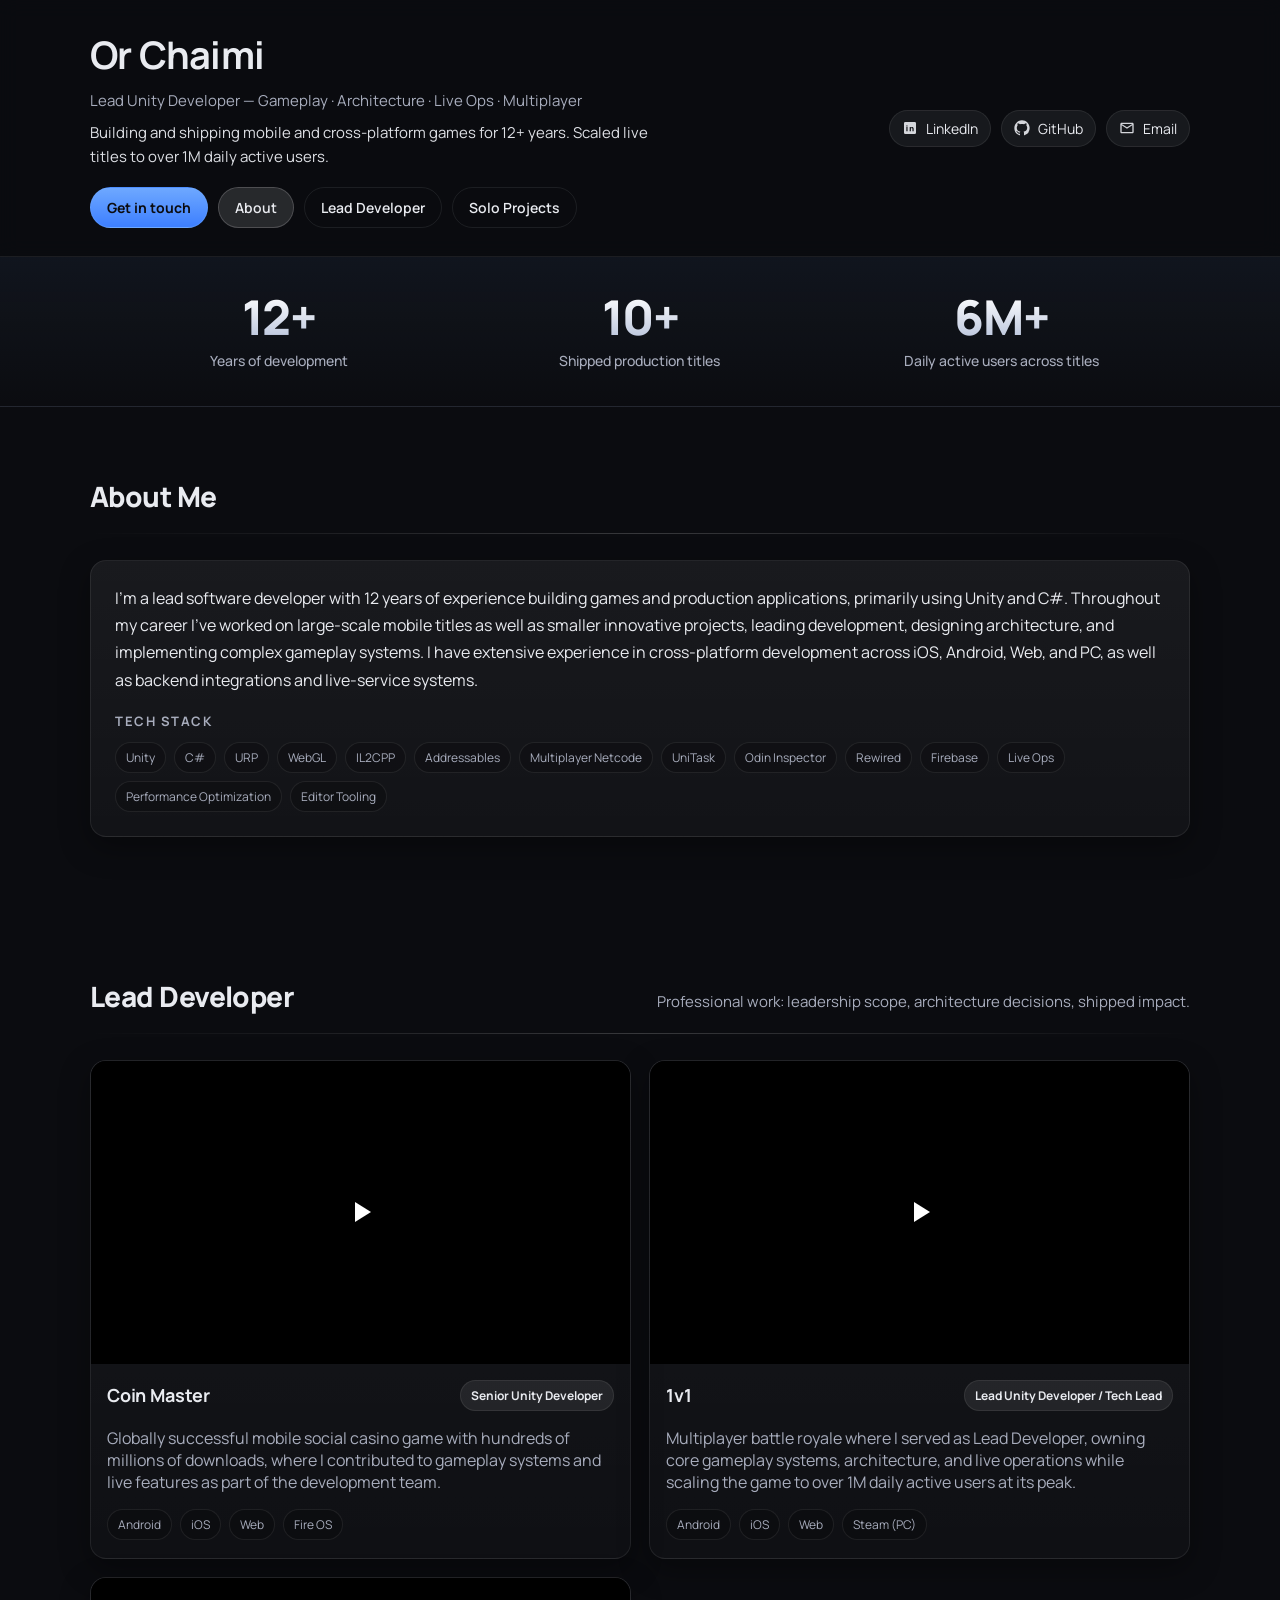
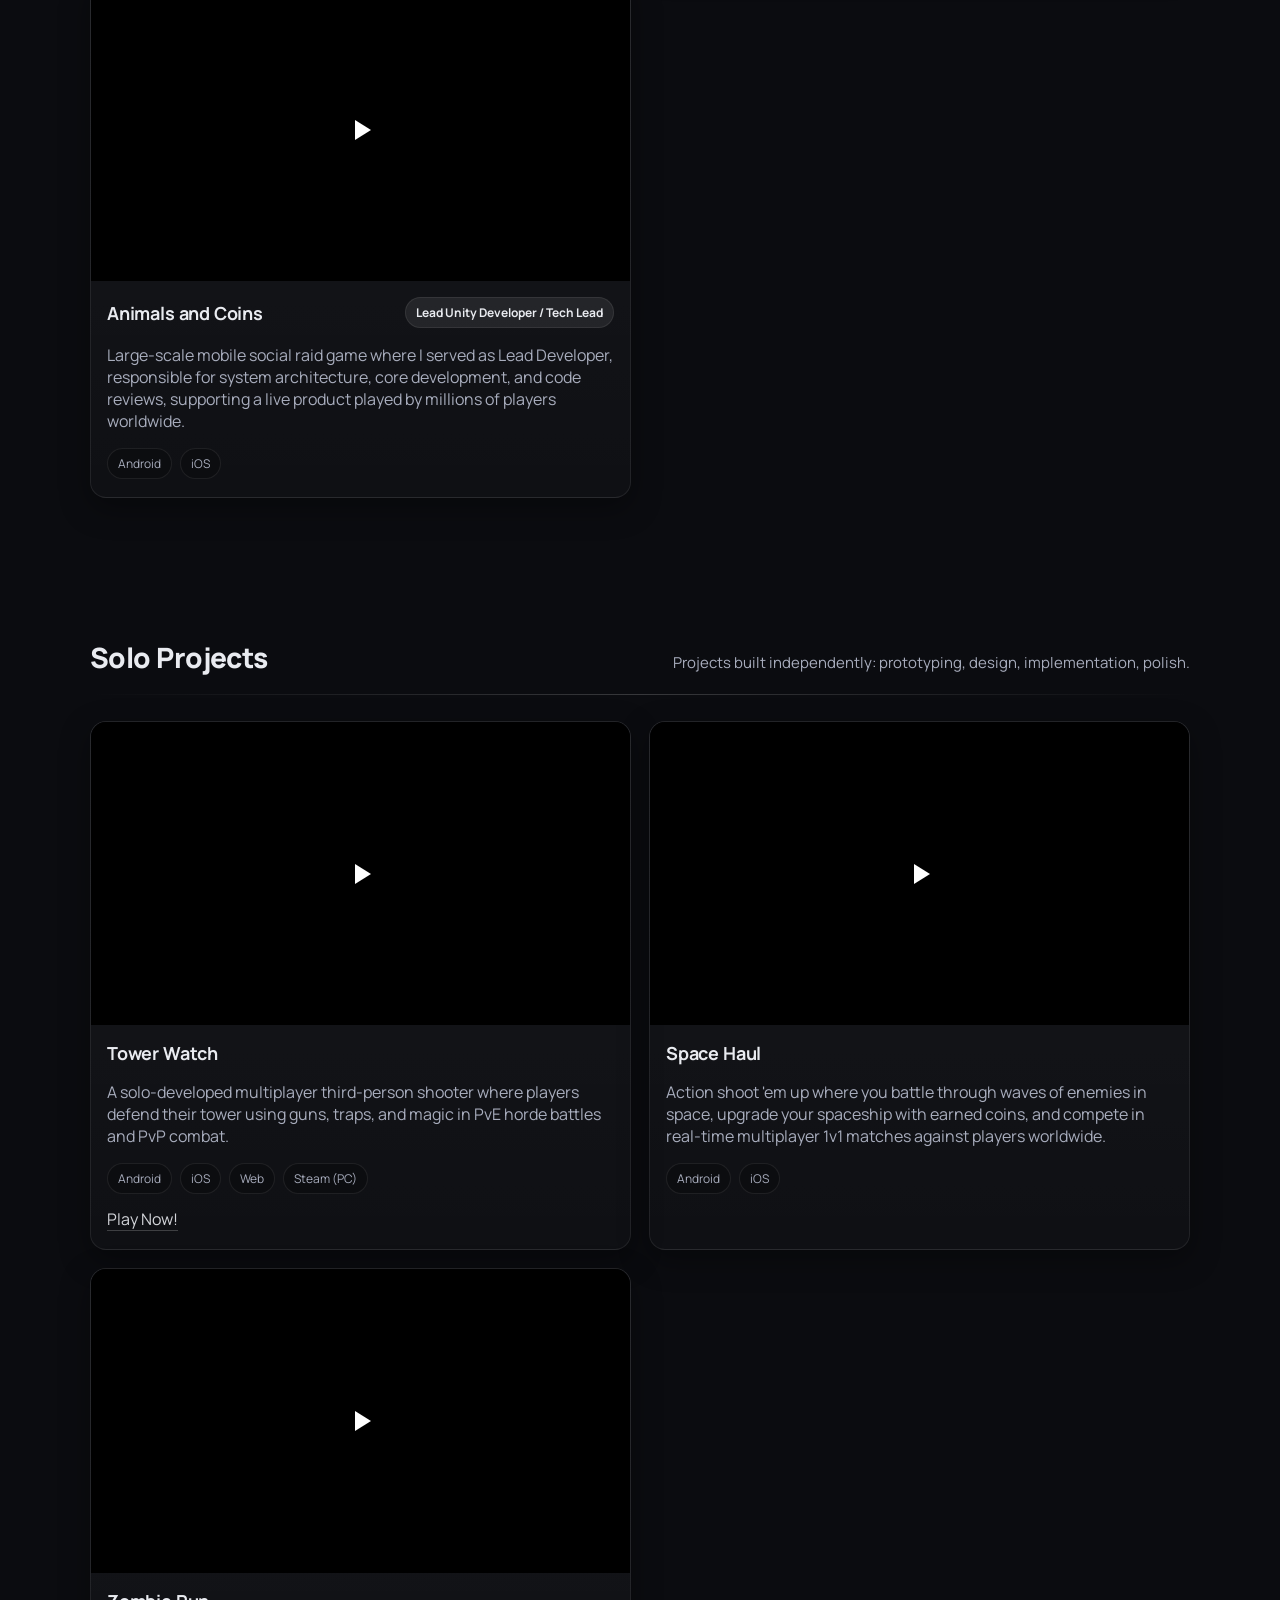
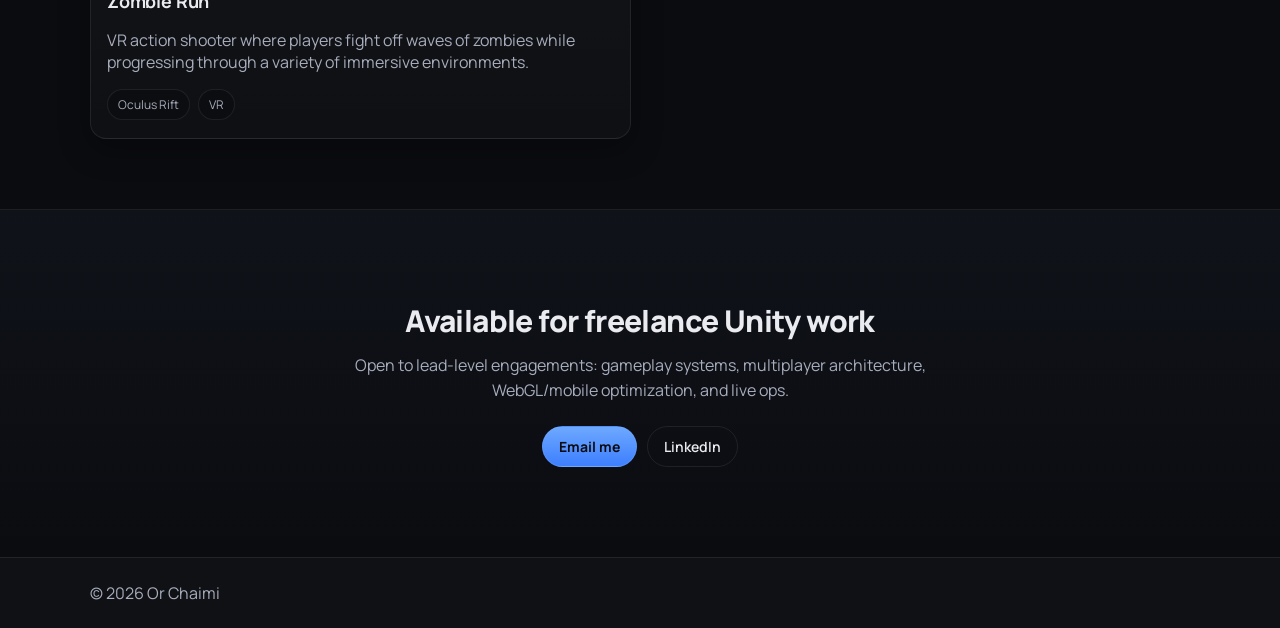
<file: index.html>
<!DOCTYPE html>
<html lang="en">
<head>
    <meta charset="UTF-8">
    <meta name="viewport" content="width=device-width, initial-scale=1.0">
    <title>Or Chaimi | Lead Unity Developer</title>

    <!-- SEO -->
    <meta name="description" content="Lead Unity developer with 12+ years building mobile games scaled to 6M+ daily active users. Shipped Coin Master, Animals and Coins, 1v1. Available for freelance.">
    <meta name="author" content="Or Chaimi">
    <meta name="keywords" content="Unity Developer, Lead Unity Developer, C#, Mobile Games, WebGL, Multiplayer, Live Ops, Freelance Unity Developer">

    <!-- Open Graph / social previews -->
    <meta property="og:type" content="website">
    <meta property="og:title" content="Or Chaimi — Lead Unity Developer">
    <meta property="og:description" content="12+ years · 10+ shipped titles · 6M+ DAU. Lead Unity developer specializing in gameplay, architecture, and live ops.">
    <meta property="og:url" content="https://orcha44.github.io/">
    <meta property="og:image" content="https://orcha44.github.io/assets/og-image.png">
    <meta property="og:image:width" content="1200">
    <meta property="og:image:height" content="630">
    <meta name="twitter:card" content="summary_large_image">
    <meta name="twitter:title" content="Or Chaimi — Lead Unity Developer">
    <meta name="twitter:description" content="12+ years · 10+ shipped titles · 6M+ DAU. Lead Unity developer.">
    <meta name="twitter:image" content="https://orcha44.github.io/assets/og-image.png">

    <link rel="canonical" href="https://orcha44.github.io/">
    <link rel="icon" type="image/png" href="assets/favicon-on.png">
    <link id="favicon" rel="icon" type="image/png" href="assets/favicon-on.png">

    <link rel="preconnect" href="https://fonts.googleapis.com">
    <link rel="preconnect" href="https://fonts.gstatic.com" crossorigin>
    <link href="https://fonts.googleapis.com/css2?family=Manrope:wght@300;400;600;700;800&display=swap" rel="stylesheet">
    <link rel="stylesheet" href="styles.css">

    <!-- Lite YouTube embed: loads thumbnail only, swaps to iframe on click -->
    <style>
        .lite-yt {
            position: relative;
            display: block;
            width: 100%;
            aspect-ratio: 16 / 9;
            background-color: #000;
            background-position: center;
            background-size: cover;
            cursor: pointer;
            overflow: hidden;
            border: 0;
            padding: 0;
        }
        .lite-yt::before {
            content: "";
            position: absolute;
            inset: 0;
            background: linear-gradient(180deg, rgba(0,0,0,0.25) 0%, rgba(0,0,0,0) 40%, rgba(0,0,0,0) 60%, rgba(0,0,0,0.35) 100%);
            pointer-events: none;
        }
        .lite-yt-play {
            position: absolute;
            top: 50%;
            left: 50%;
            width: 68px;
            height: 48px;
            transform: translate(-50%, -50%);
            background: rgba(0, 0, 0, 0.65);
            border-radius: 12px;
            display: flex;
            align-items: center;
            justify-content: center;
            transition: background-color 0.2s ease;
        }
        .lite-yt:hover .lite-yt-play,
        .lite-yt:focus-visible .lite-yt-play {
            background: #ff0000;
        }
        .lite-yt-play::after {
            content: "";
            display: block;
            width: 0;
            height: 0;
            border-style: solid;
            border-width: 10px 0 10px 16px;
            border-color: transparent transparent transparent #fff;
            margin-left: 4px;
        }
        .lite-yt iframe {
            position: absolute;
            inset: 0;
            width: 100%;
            height: 100%;
            border: 0;
        }
    </style>
</head>

<body>

<header class="site-header">
    <div class="container header-inner">
        <div>
            <h1 class="title">Or Chaimi</h1>
            <p class="subtitle">Lead Unity Developer — Gameplay · Architecture · Live Ops · Multiplayer</p>
            <p class="hero-pitch">Building and shipping mobile and cross-platform games for 12+ years. Scaled live titles to over 1M daily active users.</p>

            <div class="cta-row">
                <a class="btn btn-primary" href="mailto:or.chaimi4@gmail.com">Get in touch</a>
                <a class="btn btn-ghost" href="#about">About</a>
                <a class="btn btn-ghost" href="#lead">Lead Developer</a>
                <a class="btn btn-ghost" href="#solo">Solo Projects</a>
            </div>
        </div>

        <div class="quick-links">
            <a class="chip" href="https://www.linkedin.com/in/or-chaimi-658a1a135/" target="_blank" rel="noreferrer noopener" aria-label="LinkedIn profile">
                <svg class="chip-icon" viewBox="0 0 24 24" aria-hidden="true">
                    <path fill="currentColor"
                        d="M19 3A2 2 0 0 1 21 5V19A2 2 0 0 1 19 21H5A2 2 0 0 1 3 19V5A2 2 0 0 1 5 3H19M8.34 17V10.66H6.5V17H8.34M7.42 9.84C8 9.84 8.46 9.39 8.46 8.84C8.46 8.29 8 7.84 7.42 7.84C6.84 7.84 6.38 8.29 6.38 8.84C6.38 9.39 6.84 9.84 7.42 9.84M17.5 17V13.5C17.5 11.61 16.48 10.63 15.12 10.63C14.09 10.63 13.63 11.2 13.38 11.61V10.66H11.54C11.56 11.29 11.54 17 11.54 17H13.38V13.46C13.38 13.27 13.39 13.08 13.45 12.95C13.61 12.57 13.97 12.18 14.56 12.18C15.33 12.18 15.64 12.75 15.64 13.6V17H17.5Z"/>
                </svg>
                LinkedIn
            </a>
            <a class="chip" href="https://github.com/orcha44" target="_blank" rel="noreferrer noopener" aria-label="GitHub profile">
                <svg class="chip-icon" viewBox="0 0 24 24" aria-hidden="true">
                    <path fill="currentColor"
                        d="M12 .5C5.73.5.5 5.73.5 12A11.5 11.5 0 0 0 8.2 22.9C8.8 23 9 22.7 9 22.4V20.5C5.7 21.2 5 18.9 5 18.9C4.5 17.6 3.8 17.3 3.8 17.3C2.8 16.6 3.9 16.6 3.9 16.6C5 16.7 5.6 17.8 5.6 17.8C6.6 19.4 8.2 19 9 18.7C9.1 18 9.4 17.6 9.7 17.3C7 17 4.2 15.9 4.2 11.2C4.2 9.9 4.7 8.9 5.4 8.1C5.3 7.8 4.9 6.6 5.5 5C5.5 5 6.5 4.7 9 6.3C9.9 6 10.9 5.9 12 5.9C13.1 5.9 14.1 6 15 6.3C17.5 4.7 18.5 5 18.5 5C19.1 6.6 18.7 7.8 18.6 8.1C19.3 8.9 19.8 9.9 19.8 11.2C19.8 15.9 17 17 14.3 17.3C14.7 17.7 15 18.5 15 19.7V22.4C15 22.7 15.2 23 15.8 22.9A11.5 11.5 0 0 0 23.5 12C23.5 5.73 18.27.5 12 .5Z"/>
                </svg>
                GitHub
            </a>
            <a class="chip" href="mailto:or.chaimi4@gmail.com" aria-label="Send email">
                <svg class="chip-icon" viewBox="0 0 24 24" aria-hidden="true">
                    <path fill="currentColor"
                        d="M20 4H4C2.9 4 2 4.9 2 6V18C2 19.1 2.9 20 4 20H20C21.1 20 22 19.1 22 18V6C22 4.9 21.1 4 20 4M20 6L12 11L4 6H20M20 18H4V8L12 13L20 8V18Z"/>
                </svg>
                Email
            </a>
        </div>
    </div>
</header>

<!-- Stats band: promoted out of About to hit immediately under hero -->
<section class="stats-band" aria-label="Career highlights">
    <div class="container stats-band-inner">
        <div class="metric">
            <div class="metric-num">12+</div>
            <div class="metric-label">Years of development</div>
        </div>
        <div class="metric">
            <div class="metric-num">10+</div>
            <div class="metric-label">Shipped production titles</div>
        </div>
        <div class="metric">
            <div class="metric-num">6M+</div>
            <div class="metric-label">Daily active users across titles</div>
        </div>
    </div>
</section>

<main>

    <section id="about" class="section">
        <div class="container">
            <div class="section-head">
                <h2>About Me</h2>
            </div>
            <div class="section-divider"></div>

            <div class="about-card">
                <div class="about-text">
                    <p>
                        I'm a lead software developer with 12 years of experience building games and production applications,
                        primarily using Unity and C#. Throughout my career I've worked on large-scale mobile titles as well as smaller innovative projects,
                        leading development, designing architecture, and implementing complex gameplay systems.
                        I have extensive experience in cross-platform development across iOS, Android, Web, and PC, as well as backend integrations and live-service systems.
                    </p>

                    <h3 class="about-subhead">Tech stack</h3>
                    <div class="tag-row">
                        <span class="tag">Unity</span>
                        <span class="tag">C#</span>
                        <span class="tag">URP</span>
                        <span class="tag">WebGL</span>
                        <span class="tag">IL2CPP</span>
                        <span class="tag">Addressables</span>
                        <span class="tag">Multiplayer Netcode</span>
                        <span class="tag">UniTask</span>
                        <span class="tag">Odin Inspector</span>
                        <span class="tag">Rewired</span>
                        <span class="tag">Firebase</span>
                        <span class="tag">Live Ops</span>
                        <span class="tag">Performance Optimization</span>
                        <span class="tag">Editor Tooling</span>
                    </div>
                </div>
            </div>
        </div>
    </section>

    <section id="lead" class="section">
        <div class="container">
            <div class="section-head">
                <h2>Lead Developer</h2>
                <p class="muted">Professional work: leadership scope, architecture decisions, shipped impact.</p>
            </div>
            <div class="section-divider"></div>

            <div class="grid">

                <article class="card">
                    <div class="media">
                        <button type="button"
                                class="lite-yt"
                                data-video-id="Sb7h6urOORc"
                                aria-label="Play Coin Master gameplay trailer"
                                style="background-image:url('https://i.ytimg.com/vi/Sb7h6urOORc/hqdefault.jpg');">
                            <span class="lite-yt-play" aria-hidden="true"></span>
                        </button>
                    </div>
                    <div class="card-body">
                        <div class="title-row">
                            <h3>Coin Master</h3>
                            <span class="badge">Senior Unity Developer</span>
                        </div>
                        <p class="muted">Globally successful mobile social casino game with hundreds of millions of downloads,
                            where I contributed to gameplay systems and live features as part of the development team.</p>
                        <div class="tag-row">
                            <span class="tag">Android</span>
                            <span class="tag">iOS</span>
                            <span class="tag">Web</span>
                            <span class="tag">Fire OS</span>
                        </div>
                    </div>
                </article>

                <article class="card">
                    <div class="media">
                        <button type="button"
                                class="lite-yt"
                                data-video-id="JsI0uz5Tw5A"
                                aria-label="Play 1v1 multiplayer battle royale trailer"
                                style="background-image:url('https://i.ytimg.com/vi/JsI0uz5Tw5A/hqdefault.jpg');">
                            <span class="lite-yt-play" aria-hidden="true"></span>
                        </button>
                    </div>
                    <div class="card-body">
                        <div class="title-row">
                            <h3>1v1</h3>
                            <span class="badge">Lead Unity Developer / Tech Lead</span>
                        </div>
                        <p class="muted">
                            Multiplayer battle royale where I served as Lead Developer, owning core gameplay systems, architecture, and live operations while
                            scaling the game to over 1M daily active users at its peak.
                        </p>
                        <div class="tag-row">
                            <span class="tag">Android</span>
                            <span class="tag">iOS</span>
                            <span class="tag">Web</span>
                            <span class="tag">Steam (PC)</span>
                        </div>
                    </div>
                </article>

                <article class="card">
                    <div class="media">
                        <button type="button"
                                class="lite-yt"
                                data-video-id="jK_egcTUr1g"
                                aria-label="Play Animals and Coins gameplay trailer"
                                style="background-image:url('https://i.ytimg.com/vi/jK_egcTUr1g/hqdefault.jpg');">
                            <span class="lite-yt-play" aria-hidden="true"></span>
                        </button>
                    </div>
                    <div class="card-body">
                        <div class="title-row">
                            <h3>Animals and Coins</h3>
                            <span class="badge">Lead Unity Developer / Tech Lead</span>
                        </div>
                        <p class="muted">Large-scale mobile social raid game where I served as Lead Developer,
                            responsible for system architecture, core development, and code reviews, supporting a live product played by millions of players worldwide.</p>
                        <div class="tag-row">
                            <span class="tag">Android</span>
                            <span class="tag">iOS</span>
                        </div>
                    </div>
                </article>

            </div>
        </div>
    </section>

    <section id="solo" class="section">
        <div class="container">
            <div class="section-head">
                <h2>Solo Projects</h2>
                <p class="muted">Projects built independently: prototyping, design, implementation, polish.</p>
            </div>
            <div class="section-divider"></div>

            <div class="grid">

                <article class="card">
                    <div class="media">
                        <button type="button"
                                class="lite-yt"
                                data-video-id="8u6alIeE7sg"
                                aria-label="Play Tower Watch gameplay trailer"
                                style="background-image:url('https://i.ytimg.com/vi/8u6alIeE7sg/hqdefault.jpg');">
                            <span class="lite-yt-play" aria-hidden="true"></span>
                        </button>
                    </div>
                    <div class="card-body">
                        <h3>Tower Watch</h3>
                        <p class="muted">A solo-developed multiplayer third-person shooter where players defend their tower using guns, traps, and magic in PvE horde battles and PvP combat.</p>
                        <div class="tag-row">
                            <span class="tag">Android</span>
                            <span class="tag">iOS</span>
                            <span class="tag">Web</span>
                            <span class="tag">Steam (PC)</span>
                        </div>
                        <div class="links">
                            <a class="link" href="https://towerwatch.gg/" target="_blank" rel="noreferrer noopener">Play Now!</a>
                        </div>
                    </div>
                </article>

                <article class="card">
                    <div class="media">
                        <button type="button"
                                class="lite-yt"
                                data-video-id="8tOeNCOYBHE"
                                aria-label="Play Space Haul gameplay trailer"
                                style="background-image:url('https://i.ytimg.com/vi/8tOeNCOYBHE/hqdefault.jpg');">
                            <span class="lite-yt-play" aria-hidden="true"></span>
                        </button>
                    </div>
                    <div class="card-body">
                        <h3>Space Haul</h3>
                        <p class="muted">Action shoot 'em up where you battle through waves of enemies in space, upgrade your spaceship with earned coins,
                            and compete in real-time multiplayer 1v1 matches against players worldwide.</p>
                        <div class="tag-row">
                            <span class="tag">Android</span>
                            <span class="tag">iOS</span>
                        </div>
                    </div>
                </article>

                <article class="card">
                    <div class="media">
                        <button type="button"
                                class="lite-yt"
                                data-video-id="sO_aD25dtVA"
                                aria-label="Play Zombie Run VR trailer"
                                style="background-image:url('https://i.ytimg.com/vi/sO_aD25dtVA/hqdefault.jpg');">
                            <span class="lite-yt-play" aria-hidden="true"></span>
                        </button>
                    </div>
                    <div class="card-body">
                        <h3>Zombie Run</h3>
                        <p class="muted">VR action shooter where players fight off waves of zombies while progressing through a variety of immersive environments.</p>
                        <div class="tag-row">
                            <span class="tag">Oculus Rift</span>
                            <span class="tag">VR</span>
                        </div>
                    </div>
                </article>

            </div>
        </div>
    </section>

    <!-- Contact CTA at bottom: capture interest after they've seen the work -->
    <section id="contact" class="section contact-section">
        <div class="container contact-inner">
            <h2>Available for freelance Unity work</h2>
            <p class="muted">Open to lead-level engagements: gameplay systems, multiplayer architecture, WebGL/mobile optimization, and live ops.</p>
            <div class="cta-row">
                <a class="btn btn-primary" href="mailto:or.chaimi4@gmail.com">Email me</a>
                <a class="btn btn-ghost" href="https://www.linkedin.com/in/or-chaimi-658a1a135/" target="_blank" rel="noreferrer noopener">LinkedIn</a>
            </div>
        </div>
    </section>

</main>

<footer class="footer">
    <div class="container footer-inner">
        <div class="muted">© 2026 Or Chaimi</div>
    </div>
</footer>

<script>
    // Lite YouTube: replace thumbnail button with full iframe on click.
    // Saves ~5-6MB of YouTube JS and dozens of network requests on initial page load.
    (function () {
        document.querySelectorAll('.lite-yt').forEach(function (el) {
            el.addEventListener('click', function () {
                var videoId = el.getAttribute('data-video-id');
                if (!videoId) return;
                var iframe = document.createElement('iframe');
                iframe.setAttribute('src', 'https://www.youtube.com/embed/' + videoId + '?autoplay=1&rel=0');
                iframe.setAttribute('title', el.getAttribute('aria-label') || 'YouTube video player');
                iframe.setAttribute('allow', 'accelerometer; autoplay; clipboard-write; encrypted-media; gyroscope; picture-in-picture; web-share; fullscreen');
                iframe.setAttribute('allowfullscreen', '');
                el.replaceWith(iframe);
            }, { once: true });
        });
    })();
</script>

<script src="js/faviconAnimator.js"></script>
<script src="js/main.js"></script>
</body>
</html>
</file>
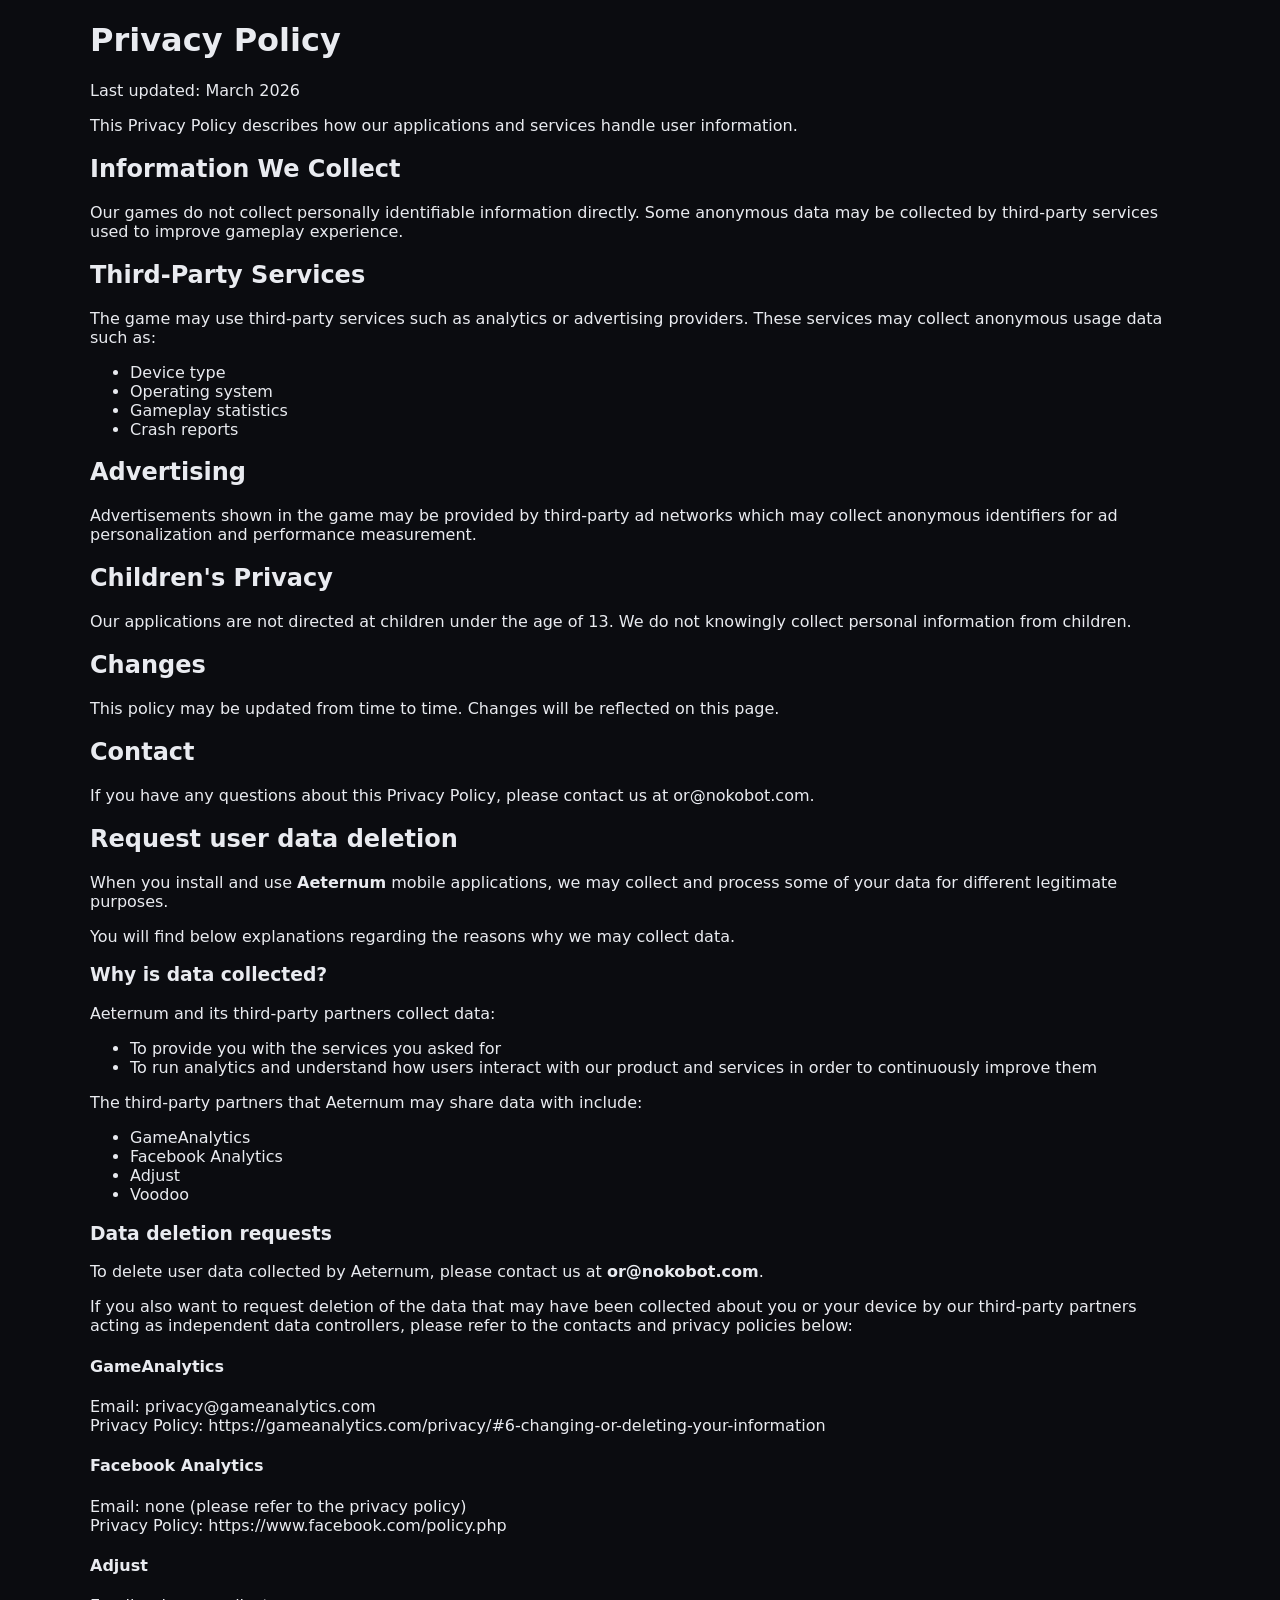
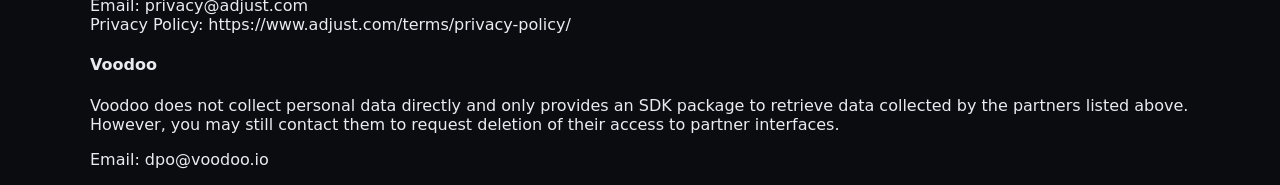
<file: pp/index.html>
<!DOCTYPE html>
<html lang="en">
<head>
<meta charset="UTF-8">
<meta name="viewport" content="width=device-width, initial-scale=1.0">
<title>Privacy Policy</title>

<link rel="stylesheet" href="../styles.css">

</head>

<body>

<main class="container">

<h1>Privacy Policy</h1>

<p>Last updated: March 2026</p>

<p>This Privacy Policy describes how our applications and services handle user information.</p>

<h2>Information We Collect</h2>

<p>Our games do not collect personally identifiable information directly. 
Some anonymous data may be collected by third-party services used to improve gameplay experience.</p>

<h2>Third-Party Services</h2>

<p>The game may use third-party services such as analytics or advertising providers. These services may collect anonymous usage data such as:</p>

<ul>
<li>Device type</li>
<li>Operating system</li>
<li>Gameplay statistics</li>
<li>Crash reports</li>
</ul>

<h2>Advertising</h2>

<p>Advertisements shown in the game may be provided by third-party ad networks which may collect anonymous identifiers for ad personalization and performance measurement.</p>

<h2>Children's Privacy</h2>

<p>Our applications are not directed at children under the age of 13. We do not knowingly collect personal information from children.</p>

<h2>Changes</h2>

<p>This policy may be updated from time to time. Changes will be reflected on this page.</p>

<h2>Contact</h2>

<p>If you have any questions about this Privacy Policy, please contact us at or@nokobot.com.</p>

<h2>Request user data deletion</h2>

<p>When you install and use <strong>Aeternum</strong> mobile applications, we may collect and process some of your data for different legitimate purposes.</p>

<p>You will find below explanations regarding the reasons why we may collect data.</p>

<h3>Why is data collected?</h3>

<p>Aeternum and its third-party partners collect data:</p>

<ul>
<li>To provide you with the services you asked for</li>
<li>To run analytics and understand how users interact with our product and services in order to continuously improve them</li>
</ul>

<p>The third-party partners that Aeternum may share data with include:</p>

<ul>
<li>GameAnalytics</li>
<li>Facebook Analytics</li>
<li>Adjust</li>
<li>Voodoo</li>
</ul>

<h3>Data deletion requests</h3>

<p>To delete user data collected by Aeternum, please contact us at <strong>or@nokobot.com</strong>.</p>

<p>If you also want to request deletion of the data that may have been collected about you or your device by our third-party partners acting as independent data controllers, please refer to the contacts and privacy policies below:</p>

<h4>GameAnalytics</h4>
<p>Email: privacy@gameanalytics.com<br>
Privacy Policy: <a href="https://gameanalytics.com/privacy/#6-changing-or-deleting-your-information">https://gameanalytics.com/privacy/#6-changing-or-deleting-your-information</a></p>

<h4>Facebook Analytics</h4>
<p>Email: none (please refer to the privacy policy)<br>
Privacy Policy: <a href="https://www.facebook.com/policy.php">https://www.facebook.com/policy.php</a></p>

<h4>Adjust</h4>
<p>Email: privacy@adjust.com<br>
Privacy Policy: <a href="https://www.adjust.com/terms/privacy-policy/">https://www.adjust.com/terms/privacy-policy/</a></p>

<h4>Voodoo</h4>
<p>Voodoo does not collect personal data directly and only provides an SDK package to retrieve data collected by the partners listed above. However, you may still contact them to request deletion of their access to partner interfaces.</p>

<p>Email: dpo@voodoo.io</p>

</main>

</body>
</html>
</file>
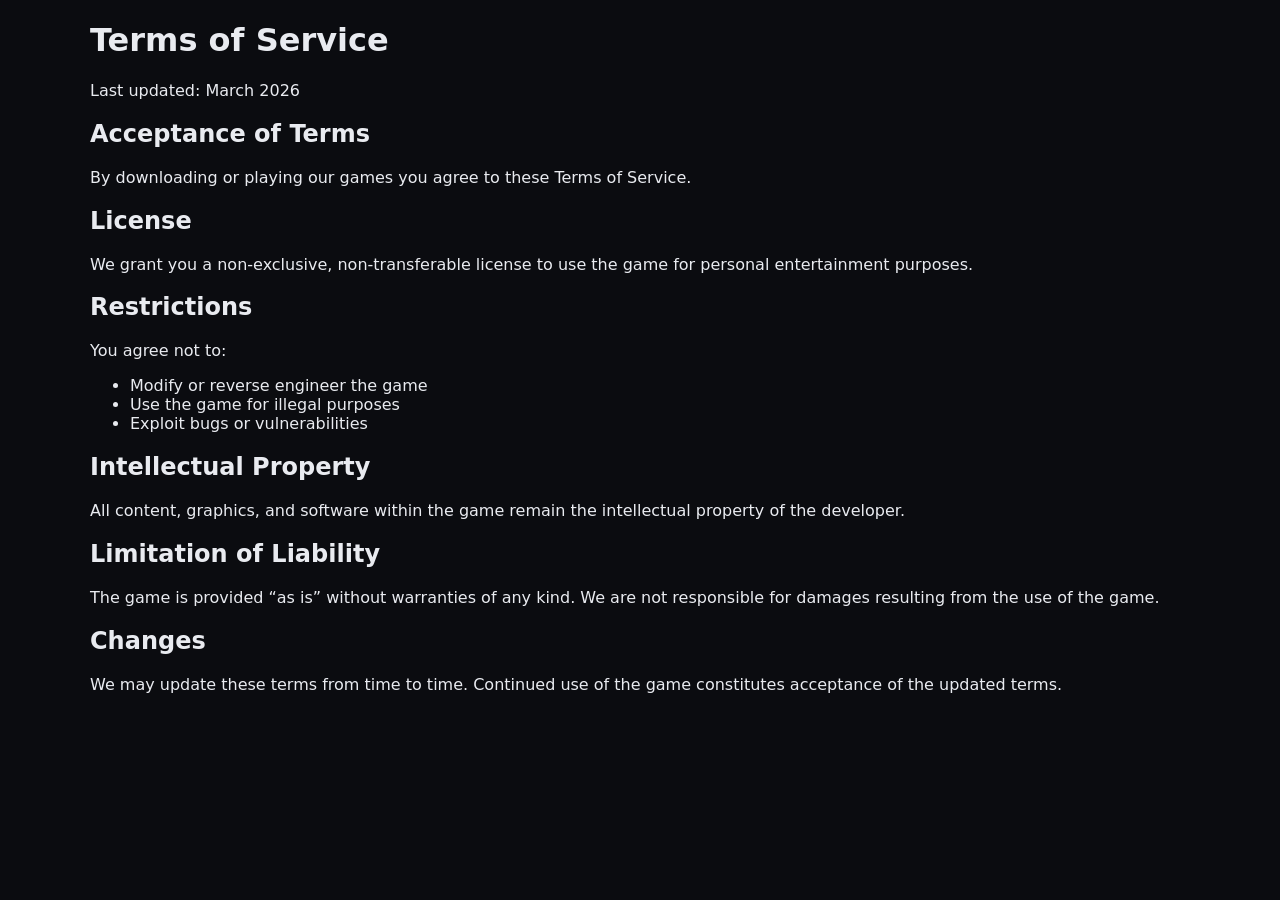
<file: tos/index.html>
<!DOCTYPE html>
<html lang="en">
<head>
<meta charset="UTF-8">
<meta name="viewport" content="width=device-width, initial-scale=1.0">
<title>Terms of Service</title>

<link rel="stylesheet" href="../styles.css">

</head>

<body>

<main class="container">

<h1>Terms of Service</h1>

<p>Last updated: March 2026</p>

<h2>Acceptance of Terms</h2>

<p>By downloading or playing our games you agree to these Terms of Service.</p>

<h2>License</h2>

<p>We grant you a non-exclusive, non-transferable license to use the game for personal entertainment purposes.</p>

<h2>Restrictions</h2>

<p>You agree not to:</p>

<ul>
<li>Modify or reverse engineer the game</li>
<li>Use the game for illegal purposes</li>
<li>Exploit bugs or vulnerabilities</li>
</ul>

<h2>Intellectual Property</h2>

<p>All content, graphics, and software within the game remain the intellectual property of the developer.</p>

<h2>Limitation of Liability</h2>

<p>The game is provided “as is” without warranties of any kind. We are not responsible for damages resulting from the use of the game.</p>

<h2>Changes</h2>

<p>We may update these terms from time to time. Continued use of the game constitutes acceptance of the updated terms.</p>

</main>

</body>
</html>
</file>
<file: styles.css>
:root
{
    --bg:#0b0c10;
    --panel:#11131a;
    --panel2:#0f1117;
    --text:#e9ebf0;
    --muted:#a8adbd;
    --border:rgba(255,255,255,0.08);
    --shadow:0 10px 30px rgba(0,0,0,0.35);
    --radius:16px;
    --accent:#6ea8ff;
    --accent-strong:#3d7fff;
}

*
{
    box-sizing:border-box;
}

html, body
{
    margin:0;
    padding:0;
    background:var(--bg);
    color:var(--text);
    font-family:"Manrope", system-ui, -apple-system, Segoe UI, Roboto, Arial, sans-serif;
}

a
{
    color:inherit;
    text-decoration:none;
}

.container
{
    width:min(1100px, calc(100% - 40px));
    margin:0 auto;
}

.muted
{
    color:var(--muted);
}

/* ---------- Header / hero ---------- */

.site-header
{
    position:sticky;
    top:0;
    z-index:10;
    backdrop-filter: blur(10px);
    background:rgba(11,12,16,0.72);
    border-bottom:1px solid var(--border);
}

.header-inner
{
    display:flex;
    gap:20px;
    align-items:center;
    justify-content:space-between;
    padding:28px 0;
}

.title
{
    margin:0;
    font-size:38px;
    letter-spacing:-0.02em;
}

.subtitle
{
    margin:10px 0 0 0;
    font-size:15px;
    color:var(--muted);
}

.hero-pitch
{
    margin:10px 0 0 0;
    font-size:15px;
    line-height:1.6;
    max-width:560px;
    color:var(--text);
    opacity:0.95;
}

.cta-row
{
    display:flex;
    gap:10px;
    margin-top:18px;
    flex-wrap:wrap;
}

.btn
{
    display:inline-flex;
    align-items:center;
    justify-content:center;
    padding:10px 16px;
    border-radius:999px;
    background:rgba(255,255,255,0.12);
    border:1px solid var(--border);
    transition:transform 120ms ease, background 120ms ease, border-color 120ms ease;
    font-size:14px;
    font-weight:600;
    cursor:pointer;
}

.btn:hover
{
    transform:translateY(-1px);
    background:rgba(255,255,255,0.16);
}

.btn-ghost
{
    background:transparent;
}

.btn-primary
{
    background:linear-gradient(180deg, var(--accent), var(--accent-strong));
    border-color:rgba(110,168,255,0.35);
    color:#0b0c10;
    font-weight:700;
}

.btn-primary:hover
{
    background:linear-gradient(180deg, #84b6ff, #5790ff);
    border-color:rgba(110,168,255,0.55);
}

.quick-links
{
    display:flex;
    gap:10px;
    flex-wrap:wrap;
    justify-content:flex-end;
}

.chip
{
    padding:8px 12px;
    border-radius:999px;
    background:rgba(255,255,255,0.06);
    border:1px solid var(--border);
    display:inline-flex;
    align-items:center;
    gap:8px;
    font-size:14px;
    transition:transform 120ms ease, background 120ms ease;
}

.chip:hover
{
    background:rgba(255,255,255,0.12);
    transform:translateY(-1px);
}

.chip-icon
{
    width:16px;
    height:16px;
    opacity:0.9;
}

/* ---------- Stats band (under hero) ---------- */

.stats-band
{
    border-bottom:1px solid var(--border);
    background:linear-gradient(180deg, rgba(110,168,255,0.06), rgba(110,168,255,0.00));
}

.stats-band-inner
{
    display:grid;
    grid-template-columns:repeat(3, minmax(0, 1fr));
    gap:24px;
    padding:36px 20px;
}

.stats-band-inner .metric
{
    background:transparent;
    border:0;
    padding:0;
    text-align:center;
}

.stats-band-inner .metric-num
{
    font-size:48px;
    font-weight:800;
    letter-spacing:-0.03em;
    line-height:1;
    background:linear-gradient(180deg, #ffffff, #b9c4dc);
    -webkit-background-clip:text;
    background-clip:text;
    color:transparent;
}

.stats-band-inner .metric-label
{
    margin-top:10px;
    color:var(--muted);
    font-size:14px;
    font-weight:500;
}

/* ---------- Sections ---------- */

.section
{
    padding:70px 0;
    scroll-margin-top:140px;
}

.section-head
{
    display:flex;
    align-items:baseline;
    justify-content:space-between;
    gap:16px;
    margin-bottom:18px;
    flex-wrap:wrap;
}

.section-head h2
{
    margin:0;
    font-size:28px;
    font-weight:800;
    letter-spacing:-0.02em;
}

.section-head p
{
    margin:10px 0 0 0;
    font-size:15px;
    line-height:1.5;
}

.section-divider
{
    height:1px;
    width:100%;
    margin:18px 0 26px 0;
    background:linear-gradient(90deg, rgba(255,255,255,0.00), rgba(255,255,255,0.18), rgba(255,255,255,0.00));
}

/* ---------- About ---------- */

.about-card
{
    background:linear-gradient(180deg, rgba(255,255,255,0.06), rgba(255,255,255,0.03));
    border:1px solid var(--border);
    border-radius:var(--radius);
    padding:24px;
    box-shadow:var(--shadow);
}

.about-text p
{
    margin:0 0 14px 0;
    line-height:1.7;
}

.about-subhead
{
    margin:18px 0 12px 0;
    font-size:13px;
    text-transform:uppercase;
    letter-spacing:0.12em;
    color:var(--muted);
    font-weight:700;
}

/* Old metric grid kept for backwards compatibility (no longer used by the new HTML) */
.about-metrics
{
    display:grid;
    grid-template-columns: 1fr;
    gap:10px;
}

.metric
{
    background:rgba(0,0,0,0.18);
    border:1px solid var(--border);
    border-radius:14px;
    padding:14px;
}

.metric-num
{
    font-size:18px;
    font-weight:800;
}

.metric-label
{
    margin-top:6px;
    color:var(--muted);
    font-size:13px;
}

/* ---------- Project grid ---------- */

.grid
{
    display:grid;
    grid-template-columns:repeat(2, minmax(0, 1fr));
    gap:18px;
    margin-top:6px;
}

.card
{
    background:linear-gradient(180deg, rgba(255,255,255,0.05), rgba(255,255,255,0.02));
    border:1px solid var(--border);
    border-radius:var(--radius);
    overflow:hidden;
    box-shadow:var(--shadow);
    transform:translateZ(0);
    transition:transform 160ms ease, border-color 160ms ease;
}

.card:hover
{
    transform:translateY(-2px);
    border-color:rgba(255,255,255,0.16);
}

.media
{
    width:100%;
    aspect-ratio:16/9;
    background:var(--panel2);
}

.media iframe
{
    width:100%;
    height:100%;
    border:0;
    display:block;
}

.card-body
{
    padding:16px 16px 18px 16px;
}

.card-body h3
{
    margin:0;
    font-size:18px;
    letter-spacing:-0.01em;
}

.title-row
{
    display:flex;
    align-items:center;
    justify-content:space-between;
    gap:12px;
    margin-bottom:8px;
}

.badge
{
    padding:6px 10px;
    border-radius:999px;
    border:1px solid var(--border);
    background:rgba(255,255,255,0.08);
    color:var(--text);
    font-size:12px;
    font-weight:700;
    white-space:nowrap;
}

.tag-row
{
    display:flex;
    flex-wrap:wrap;
    gap:8px;
    margin-top:12px;
}

.tag
{
    padding:6px 10px;
    border-radius:999px;
    border:1px solid var(--border);
    background:rgba(0,0,0,0.20);
    color:var(--muted);
    font-size:12px;
}

.links
{
    display:flex;
    gap:14px;
    margin-top:14px;
    flex-wrap:wrap;
}

.link
{
    color:var(--text);
    opacity:0.9;
    border-bottom:1px solid rgba(255,255,255,0.22);
}

.link:hover
{
    opacity:1;
    border-bottom-color:rgba(255,255,255,0.55);
}

/* ---------- Contact section ---------- */

.contact-section
{
    border-top:1px solid var(--border);
    background:linear-gradient(180deg, rgba(110,168,255,0.04), rgba(110,168,255,0.00));
}

.contact-inner
{
    text-align:center;
    max-width:640px;
    margin:0 auto;
    padding:20px;
}

.contact-inner h2
{
    margin:0 0 12px 0;
    font-size:30px;
    font-weight:800;
    letter-spacing:-0.02em;
}

.contact-inner .muted
{
    margin:0 0 22px 0;
    font-size:16px;
    line-height:1.6;
}

.contact-inner .cta-row
{
    justify-content:center;
}

/* ---------- Footer ---------- */

.footer
{
    border-top:1px solid var(--border);
    padding:24px 0;
    background:rgba(255,255,255,0.02);
}

.footer-inner
{
    display:flex;
    align-items:center;
    justify-content:space-between;
    gap:12px;
}

/* ---------- Active nav button ---------- */

.btn.is-active
{
    background:rgba(255,255,255,0.18);
    border-color:rgba(255,255,255,0.18);
}

.btn.btn-ghost.is-active
{
    background:rgba(255,255,255,0.12);
}

/* ---------- Responsive ---------- */

@media (max-width: 900px)
{
    .grid
    {
        grid-template-columns:1fr;
    }

    .about-card
    {
        padding:18px;
    }

    .header-inner
    {
        flex-direction:column;
        align-items:flex-start;
    }

    .quick-links
    {
        justify-content:flex-start;
    }

    .stats-band-inner
    {
        grid-template-columns:1fr;
        gap:18px;
        padding:28px 20px;
    }

    .stats-band-inner .metric-num
    {
        font-size:38px;
    }

    .title
    {
        font-size:30px;
    }

    .contact-inner h2
    {
        font-size:24px;
    }
}
</file>
